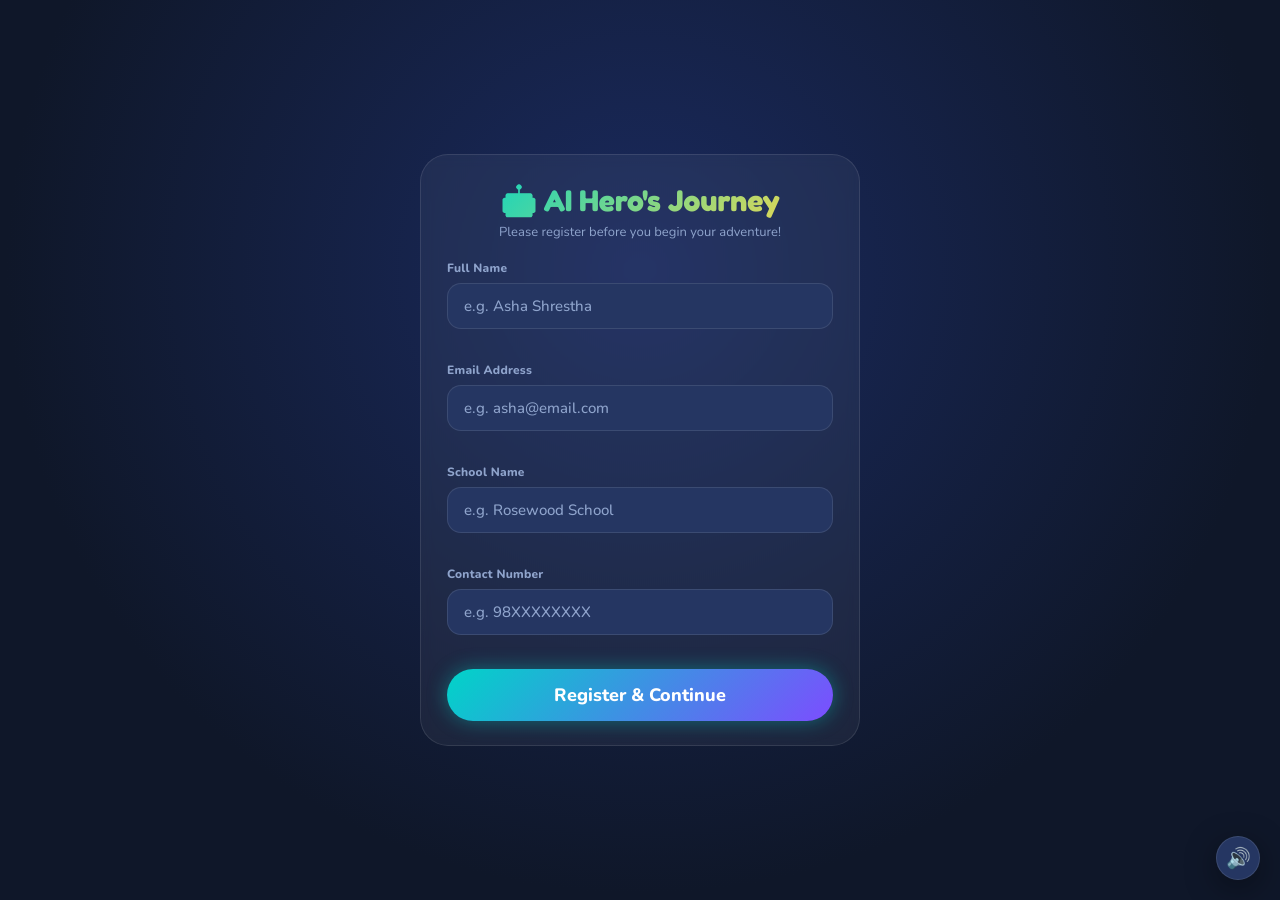
<file: index.html>
<!DOCTYPE html>
<html lang="en">

<head>
    <meta charset="UTF-8" />
    <meta name="viewport" content="width=device-width, initial-scale=1.0" />

    <title>AI Hero's Journey — Teacher Edition</title>

    <link rel="preconnect" href="https://fonts.googleapis.com" />
    <link rel="preconnect" href="https://fonts.gstatic.com" crossorigin />
    <link
        href="https://fonts.googleapis.com/css2?family=Nunito:wght@400;600;700;800;900&family=Fredoka+One&display=swap"
        rel="stylesheet" />

    <link rel="stylesheet" href="style.css" />
</head>

<body>
    <!-- STARFIELD -->
    <canvas id="starfield"></canvas>
    <canvas id="confetti-canvas"></canvas>

    <!-- SOUND TOGGLE -->
    <button class="sound-btn" id="soundBtn" title="Toggle Sound" type="button">🔊</button>

    <!-- TOAST -->
    <div class="toast" id="toast"></div>

    <!-- SCREEN: REGISTRATION -->
    <div class="screen" id="screen-register">
        <div class="register-card">
            <h1 class="register-title">🤖 AI Hero's Journey</h1>
            <p class="register-sub">Please register before you begin your adventure!</p>

            <div class="reg-field" id="regFieldName">
                <label for="regFullName">Full Name</label>
                <input id="regFullName" type="text" placeholder="e.g. Asha Shrestha" maxlength="60"
                    autocomplete="name" />
                <div class="reg-error-msg" id="regErrName"></div>
            </div>

            <div class="reg-field" id="regFieldEmail">
                <label for="regEmail">Email Address</label>
                <input id="regEmail" type="email" placeholder="e.g. asha@email.com" maxlength="80"
                    autocomplete="email" />
                <div class="reg-error-msg" id="regErrEmail"></div>
            </div>

            <div class="reg-field" id="regFieldSchool">
                <label for="regSchool">School Name</label>
                <input id="regSchool" type="text" placeholder="e.g. Rosewood School" maxlength="80"
                    autocomplete="organization" />
                <div class="reg-error-msg" id="regErrSchool"></div>
            </div>

            <div class="reg-field" id="regFieldPhone">
                <label for="regPhone">Contact Number</label>
                <input id="regPhone" type="tel" placeholder="e.g. 98XXXXXXXX" maxlength="20" autocomplete="tel" />
                <div class="reg-error-msg" id="regErrPhone"></div>
            </div>

            <div class="reg-submit-row">
                <button class="btn btn-primary" type="button" onclick="submitRegistration()">
                    Register &amp; Continue
                </button>
            </div>

        </div>
    </div>

    <!-- SCREEN: WELCOME -->
    <div class="screen hidden" id="screen-welcome">
        <div class="welcome-hero">
            <span class="hero-mascot">🤖</span>

            <h1 class="game-logo">AI Hero's Journey</h1>
            <p class="game-sub">Teacher Edition · AI Literacy Adventure</p>

            <p id="welcomeGreeting" class="welcome-greeting"></p>

            <input type="hidden" id="playerNameInput" maxlength="60" />

            <div class="welcome-btns welcome-main-actions">
                <button class="btn btn-primary" type="button" onclick="startGame()">
                    🚀 Begin Adventure
                </button>

                <button class="btn btn-secondary" type="button" onclick="showHowToPlay()">
                    📖 How to Play
                </button>
            </div>

            <div class="welcome-btns" style="margin-top:12px">
                <button class="btn btn-secondary btn-sm" type="button" onclick="registerAsNewParticipant()">
                    Register as New Participant
                </button>
            </div>

            <div class="welcome-stats">
                <div class="stat-pill"><span>5</span> Missions</div>
                <div class="stat-pill"><span>5</span> Badges</div>
                <div class="stat-pill"><span>1</span> Celebration</div>
            </div>

            <p class="welcome-note">
                Designed for Teachers · Grades don't matter, learning does ✨
            </p>
        </div>
    </div>

    <!-- SCREEN: LEVEL SELECT -->
    <div class="screen hidden" id="screen-map">
        <div class="map-header">
            <h1 class="map-title">🎮 Level Select</h1>

            <div class="player-info">
                <div class="player-avatar" id="mapAvatar">🤖</div>
                <div>
                    <div class="player-name" id="mapPlayerName">Hero</div>
                </div>
            </div>
        </div>

        <div class="global-progress">
            <div class="progress-track">
                <div class="progress-fill" id="globalProgress"></div>
            </div>

            <div class="progress-label">
                <span id="progressLevelsLabel">0 of 5 Levels Completed</span>
                <span id="progressPct">0%</span>
            </div>
        </div>

        <div class="total-stars-row">
            ⭐ Total Stars: <span id="mapScore">0</span>
        </div>

        <div class="level-path" id="levelPath">
            <!-- Level cards are injected by script.js -->
        </div>

        <p class="map-caption">
            Complete a level to unlock the next one. Replay any level you've already finished to improve your stars.
        </p>

        <div class="badges-shelf" id="badgesShelf">
            <!-- Badges are injected by script.js -->
        </div>
    </div>

    <!-- SCREEN: MISSION -->
    <div class="screen hidden" id="screen-mission">
        <div class="mission-topbar">
            <div class="mission-title-bar">
                <button class="btn btn-secondary btn-sm mission-map-btn" type="button" onclick="goToMap()">
                    ← Map
                </button>

                <span class="mission-icon-sm" id="missionIconSm"></span>
                <span class="mission-name" id="missionNameSm"></span>
            </div>

            <div class="mission-progress-mini">
                <div class="mini-prog-track">
                    <div class="mini-prog-fill" id="miniProgFill"></div>
                </div>

                <span class="mini-prog-label" id="miniProgLabel">0 / 0</span>
            </div>
        </div>

        <div class="mission-body" id="missionBody">
            <!-- Mission content is injected by script.js -->
        </div>
    </div>

    <!-- SCREEN: RESULTS -->
    <div class="screen hidden" id="screen-results">
        <div class="celebration-panel" id="celebrationPanel">
            <span class="celebration-badge" id="celebrationBadge">🎉</span>

            <div class="celebration-title" id="celebrationTitle">
                You Nailed the Journey
            </div>

            <div class="celebration-subtitle" id="celebrationSubtitle">
                AI confidence unlocked
            </div>

            <p class="celebration-message" id="celebrationMessage"></p>

            <div class="celebration-points">
                <div class="celebration-point">
                    <span class="point-icon">🧠</span>
                    <div class="point-title">Prompt thinking</div>
                    <div class="point-text">
                        You learned how context, role, and structure change AI results.
                    </div>
                </div>

                <div class="celebration-point">
                    <span class="point-icon">🎯</span>
                    <div class="point-title">Better choices</div>
                    <div class="point-text">
                        You practiced spotting useful outputs, safe habits, and effective prompting.
                    </div>
                </div>

                <div class="celebration-point">
                    <span class="point-icon">🏅</span>
                    <div class="point-title">Mission complete</div>
                    <div class="point-text">
                        You finished the full journey and earned your place as an AI-ready educator.
                    </div>
                </div>
            </div>

            <div class="celebration-stars" id="celebrationStars">⭐⭐⭐⭐⭐</div>

            <div class="celebration-score" id="celebrationStats"></div>

            <div class="result-btns">
                <button class="btn btn-primary celebration-btn" type="button" onclick="restartGame()">
                    🔄 Play Again
                </button>

                <button class="btn btn-secondary celebration-btn" type="button" onclick="goToMap()">
                    🗺 Back to Map
                </button>
            </div>
        </div>
    </div>

    <!-- MISSION COMPLETE OVERLAY -->
    <div class="complete-overlay" id="completeOverlay">
        <div class="complete-card">
            <span class="complete-icon" id="completeIcon">🎉</span>

            <div class="complete-title" id="completeTitle">
                Mission Complete!
            </div>

            <div class="complete-stars" id="completeStars">
                ⭐⭐⭐
            </div>

            <p class="complete-message" id="completeMessage"></p>

            <button class="btn btn-primary" id="completeContinueBtn" type="button" onclick="dismissComplete()">
                Continue Journey →
            </button>
        </div>
    </div>

    <script src="script.js?v=6" defer></script>
</body>

</html>
</file>
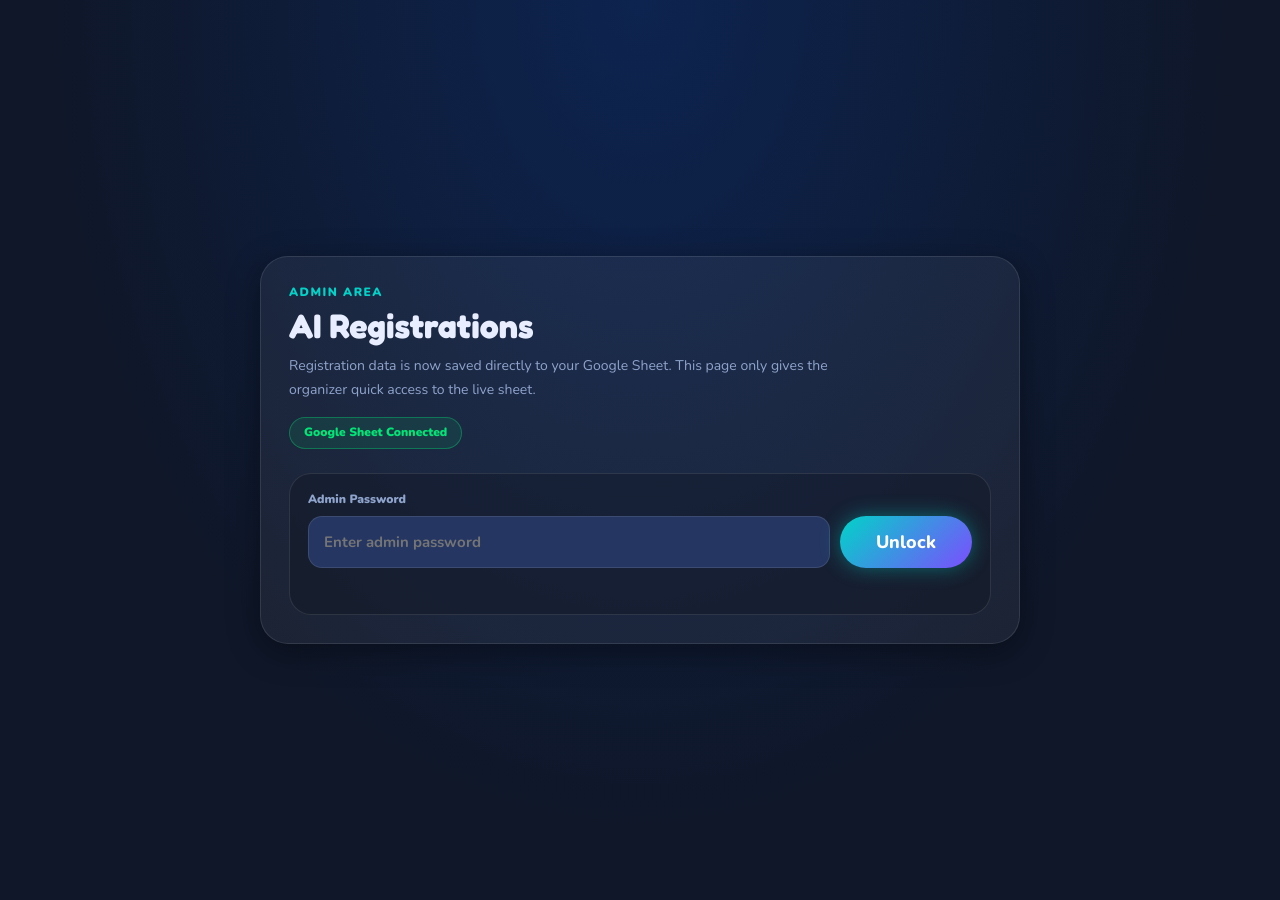
<file: admin.html>
<!DOCTYPE html>
<html lang="en">

<head>
    <meta charset="UTF-8" />
    <meta name="viewport" content="width=device-width, initial-scale=1.0" />

    <title>Admin — AI Registrations</title>

    <link rel="preconnect" href="https://fonts.googleapis.com" />
    <link rel="preconnect" href="https://fonts.gstatic.com" crossorigin />
    <link
        href="https://fonts.googleapis.com/css2?family=Nunito:wght@400;600;700;800;900&family=Fredoka+One&display=swap"
        rel="stylesheet" />

    <link rel="stylesheet" href="style.css" />

    <style>
        body {
            overflow: auto;
        }

        .admin-page {
            min-height: 100vh;
            padding: 32px 20px;
            display: flex;
            align-items: center;
            justify-content: center;
            background: radial-gradient(ellipse at 50% 0%, #0d2450 0%, var(--sky) 65%);
            position: relative;
            z-index: 1;
        }

        .admin-shell {
            width: 100%;
            max-width: 760px;
        }

        .admin-card {
            background: rgba(255, 255, 255, 0.055);
            border: 1px solid var(--border);
            border-radius: 28px;
            padding: 28px;
            box-shadow: var(--shadow);
        }

        .admin-top {
            display: flex;
            justify-content: space-between;
            align-items: flex-start;
            gap: 16px;
            margin-bottom: 24px;
            flex-wrap: wrap;
        }

        .admin-kicker {
            font-size: 12px;
            font-weight: 900;
            letter-spacing: .12em;
            text-transform: uppercase;
            color: var(--teal);
            margin-bottom: 6px;
        }

        .admin-title {
            font-family: var(--head);
            font-size: clamp(24px, 4vw, 34px);
            line-height: 1.15;
            margin-bottom: 8px;
        }

        .admin-desc {
            color: var(--text2);
            font-size: 14px;
            line-height: 1.65;
            max-width: 560px;
        }

        .admin-status {
            background: rgba(0, 230, 118, 0.1);
            border: 1px solid rgba(0, 230, 118, 0.35);
            color: var(--green);
            border-radius: 999px;
            padding: 7px 14px;
            font-size: 12px;
            font-weight: 900;
            white-space: nowrap;
        }

        .admin-login-box {
            margin-top: 18px;
            background: rgba(0, 0, 0, 0.18);
            border: 1px solid var(--border);
            border-radius: 22px;
            padding: 18px;
        }

        .admin-label {
            display: block;
            font-size: 12px;
            font-weight: 900;
            color: var(--text2);
            margin-bottom: 8px;
        }

        .admin-input-row {
            display: flex;
            gap: 10px;
            flex-wrap: wrap;
        }

        .admin-input {
            flex: 1;
            min-width: 220px;
            background: var(--card2);
            border: 1.5px solid var(--border);
            border-radius: 14px;
            padding: 13px 15px;
            color: var(--text);
            font-family: var(--font);
            font-size: 15px;
            font-weight: 700;
            outline: none;
        }

        .admin-input:focus {
            border-color: var(--teal);
            box-shadow: var(--glow-teal);
        }

        .admin-error {
            margin-top: 10px;
            min-height: 18px;
            font-size: 12px;
            color: var(--red);
            font-weight: 700;
        }

        .admin-actions-grid {
            display: grid;
            grid-template-columns: repeat(2, 1fr);
            gap: 14px;
            margin-top: 20px;
        }

        .admin-action-card {
            background: rgba(255, 255, 255, 0.045);
            border: 1px solid var(--border);
            border-radius: 20px;
            padding: 18px;
        }

        .admin-action-title {
            font-weight: 900;
            margin-bottom: 6px;
            font-size: 15px;
        }

        .admin-action-text {
            color: var(--text2);
            font-size: 13px;
            line-height: 1.55;
            margin-bottom: 14px;
        }

        .admin-hidden {
            display: none !important;
        }

        .admin-footer {
            margin-top: 18px;
            display: flex;
            justify-content: space-between;
            gap: 12px;
            flex-wrap: wrap;
            color: var(--text2);
            font-size: 12px;
        }

        .admin-footer a {
            color: var(--teal);
            text-decoration: none;
            font-weight: 800;
        }

        .admin-footer a:hover {
            text-decoration: underline;
        }

        @media(max-width:640px) {
            .admin-card {
                padding: 22px 18px;
                border-radius: 22px;
            }

            .admin-actions-grid {
                grid-template-columns: 1fr;
            }

            .admin-input-row .btn {
                width: 100%;
                justify-content: center;
            }
        }
    </style>
</head>

<body>
    <canvas id="starfield"></canvas>

    <main class="admin-page">
        <section class="admin-shell">
            <div class="admin-card">
                <div class="admin-top">
                    <div>
                        <div class="admin-kicker">Admin Area</div>
                        <h1 class="admin-title">AI Registrations</h1>
                        <p class="admin-desc">
                            Registration data is now saved directly to your Google Sheet. This page only gives the
                            organizer quick access to the live sheet.
                        </p>
                    </div>

                    <div class="admin-status">Google Sheet Connected</div>
                </div>

                <div id="loginBox" class="admin-login-box">
                    <label class="admin-label" for="adminPassword">Admin Password</label>

                    <div class="admin-input-row">
                        <input id="adminPassword" class="admin-input" type="password" placeholder="Enter admin password"
                            autocomplete="off" />

                        <button class="btn btn-primary" type="button" onclick="unlockAdmin()">
                            Unlock
                        </button>
                    </div>

                    <div class="admin-error" id="adminError"></div>
                </div>

                <div id="adminContent" class="admin-hidden">
                    <div class="admin-actions-grid">
                        <div class="admin-action-card">
                            <div class="admin-action-title">Open Live Google Sheet</div>
                            <p class="admin-action-text">
                                View all registrations in real time. New form submissions will appear automatically in
                                your Sheet.
                            </p>
                            <button class="btn btn-primary btn-sm" type="button" onclick="openGoogleSheet()">
                                Open Sheet
                            </button>
                        </div>

                        <div class="admin-action-card">
                            <div class="admin-action-title">Back to Game</div>
                            <p class="admin-action-text">
                                Return to the registration page and continue testing the student/teacher journey.
                            </p>
                            <button class="btn btn-secondary btn-sm" type="button" onclick="goBackToGame()">
                                Back to Registration
                            </button>
                        </div>
                    </div>

                    <div class="admin-footer">
                        <span>Data source: Google Sheets</span>
                        <a href="index.html">Open index.html</a>
                    </div>
                </div>
            </div>
        </section>
    </main>
    <script>
        const ADMIN_PASSWORD_BASE64 = 'QUkyTzI2';
        const GOOGLE_SHEET_URL = 'https://docs.google.com/spreadsheets/d/1CCG5liteLRMg5uCtjPYBcjCs71xzkhjHrFCd1P6SAKA/edit?gid=0#gid=0';

        function decodeBase64(value) {
            try {
                return atob(value);
            } catch (error) {
                return '';
            }
        }

        function unlockAdmin() {
            const input = document.getElementById('adminPassword');
            const error = document.getElementById('adminError');
            const loginBox = document.getElementById('loginBox');
            const adminContent = document.getElementById('adminContent');

            const enteredPassword = input.value.trim();
            const realPassword = decodeBase64(ADMIN_PASSWORD_BASE64);

            if (enteredPassword === realPassword) {
                error.textContent = '';
                input.value = '';
                loginBox.classList.add('admin-hidden');
                adminContent.classList.remove('admin-hidden');
            } else {
                error.textContent = 'Incorrect password.';
                input.value = '';
                input.focus();
            }
        }

        function openGoogleSheet() {
            if (!GOOGLE_SHEET_URL || GOOGLE_SHEET_URL.includes('PASTE_YOUR_GOOGLE_SHEET_URL_HERE')) {
                alert('Please paste your Google Sheet URL inside admin.html first.');
                return;
            }

            window.open(GOOGLE_SHEET_URL, '_blank', 'noopener');
        }

        function goBackToGame() {
            window.location.href = 'index.html';
        }

        document.getElementById('adminPassword').addEventListener('keydown', function (event) {
            if (event.key === 'Enter') {
                unlockAdmin();
            }
        });

        /* Simple starfield for admin page only */
        (function () {
            const canvas = document.getElementById('starfield');

            if (!canvas) {
                return;
            }

            const ctx = canvas.getContext('2d');
            let stars = [];

            function resize() {
                canvas.width = window.innerWidth;
                canvas.height = window.innerHeight;
                createStars();
            }

            function createStars() {
                stars = [];

                for (let i = 0; i < 140; i++) {
                    stars.push({
                        x: Math.random() * canvas.width, y: Math.random() * canvas.height, r:
                            Math.random() * 1.6 + 0.3, a: Math.random(), da: (0.003 + Math.random() * 0.006) * (Math.random() < 0.5 ? 1 :
                                -1)
                    });
                }
            } function draw() {
                ctx.clearRect(0, 0, canvas.width, canvas.height); stars.forEach(function (star) {
                    star.a += star.da; if (star.a <= 0 || star.a >= 1) {
                        star.da *= -1;
                    }

                    ctx.beginPath();
                    ctx.arc(star.x, star.y, star.r, 0, Math.PI * 2);
                    ctx.fillStyle = 'rgba(255,255,255,' + star.a + ')';
                    ctx.fill();
                });

                requestAnimationFrame(draw);
            }

            window.addEventListener('resize', resize);
            resize();
            draw();
        })();
    </script>
</body>

</html>
</file>
<file: style.css>
/* ═══════════════════════════════════════════
   DESIGN TOKENS
═══════════════════════════════════════════ */
:root {
    --sky: #0f1729;
    --sky2: #1a2744;
    --star: #f8d84a;
    --teal: #00d4c8;
    --teal2: #00a89e;
    --purple: #7c4dff;
    --purple2: #5f35d4;
    --pink: #ff4081;
    --orange: #ff9100;
    --green: #00e676;
    --green2: #00c853;
    --red: #ff5252;
    --blue: #2979ff;
    --card: #1e2f52;
    --card2: #253662;
    --border: rgba(255, 255, 255, 0.1);
    --text: #e8eeff;
    --text2: #8fa4cc;
    --r: 14px;
    --r2: 22px;
    --font: 'Nunito', sans-serif;
    --head: 'Fredoka One', cursive;
    --shadow: 0 8px 32px rgba(0, 0, 0, 0.4);
    --glow-teal: 0 0 20px rgba(0, 212, 200, 0.4);
    --glow-purple: 0 0 20px rgba(124, 77, 255, 0.4);
}

*,
*::before,
*::after {
    box-sizing: border-box;
    margin: 0;
    padding: 0;
}

html,
body {
    width: 100%;
    min-height: 100%;
    height: 100%;
    overflow: hidden;
    background: var(--sky);
    color: var(--text);
    font-family: var(--font);
}

body.admin-body {
    overflow: auto;
}

/* ═══════════════════════════════════════════
   CANVAS / STARFIELD
═══════════════════════════════════════════ */
#starfield {
    position: fixed;
    inset: 0;
    z-index: 0;
    pointer-events: none;
}

#confetti-canvas {
    position: fixed;
    inset: 0;
    z-index: 800;
    pointer-events: none;
}

/* ═══════════════════════════════════════════
   SCREENS
═══════════════════════════════════════════ */
.screen {
    position: fixed;
    inset: 0;
    z-index: 10;
    display: flex;
    flex-direction: column;
    align-items: center;
    justify-content: center;
    transition: opacity .5s, transform .5s;
    overflow-y: auto;
    padding: 20px;
}

.screen.hidden {
    opacity: 0;
    pointer-events: none;
    transform: scale(0.97);
}

/* ═══════════════════════════════════════════
   WELCOME SCREEN
═══════════════════════════════════════════ */
#screen-welcome {
    background: radial-gradient(ellipse at 50% 30%, #1a2a5e 0%, var(--sky) 70%);
}

.welcome-hero {
    text-align: center;
    max-width: 620px;
}

.game-logo {
    font-family: var(--head);
    font-size: clamp(36px, 7vw, 72px);
    background: linear-gradient(135deg, var(--teal), var(--purple), var(--star));
    -webkit-background-clip: text;
    -webkit-text-fill-color: transparent;
    background-clip: text;
    line-height: 1.1;
    margin-bottom: 8px;
    filter: drop-shadow(0 4px 16px rgba(124, 77, 255, 0.5));
}

.game-sub {
    font-size: clamp(14px, 2.5vw, 20px);
    color: var(--text2);
    margin-bottom: 32px;
    font-weight: 600;
}

.hero-mascot {
    font-size: clamp(60px, 12vw, 110px);
    margin-bottom: 20px;
    display: block;
    animation: float 3s ease-in-out infinite;
}

@keyframes float {

    0%,
    100% {
        transform: translateY(0)
    }

    50% {
        transform: translateY(-14px)
    }
}

.welcome-greeting {
    font-size: 17px;
    font-weight: 700;
    margin-top: 6px;
    color: var(--star);
}

.welcome-main-actions {
    margin-top: 16px;
}

.welcome-note {
    margin-top: 16px;
    font-size: 12px;
    color: var(--text2);
}

.welcome-btns {
    display: flex;
    gap: 14px;
    justify-content: center;
    flex-wrap: wrap;
}

.welcome-stats {
    display: flex;
    gap: 24px;
    justify-content: center;
    margin-top: 28px;
    flex-wrap: wrap;
}

.stat-pill {
    background: rgba(255, 255, 255, 0.07);
    border: 1px solid var(--border);
    border-radius: 40px;
    padding: 8px 20px;
    font-size: 13px;
    color: var(--text2);
    display: flex;
    align-items: center;
    gap: 8px;
}

.stat-pill span {
    color: var(--teal);
    font-weight: 800;
    font-size: 16px;
}

/* ═══════════════════════════════════════════
   BUTTONS
═══════════════════════════════════════════ */
.btn {
    display: inline-flex;
    align-items: center;
    gap: 8px;
    padding: 14px 36px;
    border-radius: 50px;
    border: none;
    cursor: pointer;
    font-family: var(--font);
    font-size: 18px;
    font-weight: 800;
    transition: all .2s;
    text-decoration: none;
    white-space: nowrap;
}

.btn:disabled {
    opacity: .65;
    cursor: not-allowed;
    transform: none !important;
}

.btn-primary {
    background: linear-gradient(135deg, var(--teal), var(--purple));
    color: #fff;
    box-shadow: var(--glow-teal);
}

.btn-primary:hover:not(:disabled) {
    transform: translateY(-3px) scale(1.04);
    box-shadow: 0 8px 32px rgba(0, 212, 200, 0.6);
}

.btn-secondary {
    background: var(--card2);
    color: var(--text);
    border: 1px solid var(--border);
}

.btn-secondary:hover:not(:disabled) {
    background: var(--card);
    transform: translateY(-2px);
}

.btn-sm {
    padding: 9px 22px;
    font-size: 14px;
}

/* ═══════════════════════════════════════════
   LEVEL SELECT SCREEN
═══════════════════════════════════════════ */
#screen-map {
    background: radial-gradient(ellipse at 50% 0%, #0d2450 0%, var(--sky) 60%);
}

.map-header {
    width: 100%;
    max-width: 640px;
    display: flex;
    align-items: center;
    justify-content: space-between;
    margin-bottom: 18px;
    flex-wrap: wrap;
    gap: 12px;
}

.map-title {
    font-family: var(--head);
    font-size: clamp(20px, 4vw, 30px);
    background: linear-gradient(135deg, var(--teal), var(--star));
    -webkit-background-clip: text;
    -webkit-text-fill-color: transparent;
    background-clip: text;
}

.player-info {
    display: flex;
    align-items: center;
    gap: 12px;
}

.player-avatar {
    width: 44px;
    height: 44px;
    border-radius: 50%;
    background: linear-gradient(135deg, var(--purple), var(--teal));
    display: flex;
    align-items: center;
    justify-content: center;
    font-size: 22px;
    border: 2px solid var(--teal);
    box-shadow: var(--glow-teal);
}

.player-name {
    font-weight: 800;
    font-size: 15px;
}

.player-score {
    font-size: 13px;
    color: var(--star);
    font-weight: 700;
}

.global-progress {
    width: 100%;
    max-width: 640px;
    margin-bottom: 10px;
}

.progress-track {
    height: 12px;
    background: rgba(255, 255, 255, 0.08);
    border-radius: 8px;
    overflow: hidden;
    border: 1px solid var(--border);
}

.progress-fill {
    height: 100%;
    width: 0%;
    border-radius: 8px;
    background: linear-gradient(90deg, var(--teal), var(--purple), var(--star));
    transition: width 0.8s cubic-bezier(.34, 1.56, .64, 1);
    position: relative;
    overflow: hidden;
}

.progress-fill::after {
    content: '';
    position: absolute;
    inset: 0;
    background: linear-gradient(90deg, transparent, rgba(255, 255, 255, 0.3), transparent);
    animation: shimmer 2s infinite;
}

@keyframes shimmer {
    0% {
        transform: translateX(-100%)
    }

    100% {
        transform: translateX(100%)
    }
}

.progress-label {
    display: flex;
    justify-content: space-between;
    font-size: 12px;
    color: var(--text2);
    margin-top: 5px;
    font-weight: 700;
}

.total-stars-row {
    max-width: 640px;
    display: flex;
    justify-content: center;
    align-items: center;
    gap: 8px;
    margin-bottom: 22px;
    font-size: 14px;
    color: var(--star);
    font-weight: 800;
    background: rgba(255, 255, 255, 0.05);
    border: 1px solid var(--border);
    border-radius: 30px;
    padding: 8px 18px;
    width: fit-content;
}

.level-path {
    width: 100%;
    max-width: 520px;
    position: relative;
    display: flex;
    flex-direction: column;
    align-items: center;
    padding: 10px 0 28px;
}

.level-card {
    position: relative;
    width: 100%;
    max-width: 380px;
    display: flex;
    align-items: center;
    gap: 14px;
    background: rgba(255, 255, 255, 0.05);
    border: 1px solid var(--border);
    border-radius: 24px;
    padding: 14px 18px;
    margin-bottom: 6px;
    cursor: pointer;
    transition: transform .25s, box-shadow .25s, border-color .25s, background .25s;
    z-index: 2;
}

.level-card:nth-child(odd) {
    transform: translateX(-38px);
}

.level-card:nth-child(even) {
    transform: translateX(38px);
}

.level-card:hover:not(.locked) {
    box-shadow: 0 14px 28px rgba(0, 0, 0, 0.3);
}

.level-card:nth-child(odd):hover:not(.locked) {
    transform: translateX(-38px) translateY(-3px) scale(1.02);
}

.level-card:nth-child(even):hover:not(.locked) {
    transform: translateX(38px) translateY(-3px) scale(1.02);
}

.level-connector {
    width: 6px;
    height: 54px;
    border-radius: 6px;
    background: rgba(255, 255, 255, 0.12);
    margin: -2px 0;
    z-index: 1;
}

.level-connector.filled {
    background: linear-gradient(180deg, var(--teal), var(--purple));
}

.level-node {
    position: relative;
    flex-shrink: 0;
    width: 60px;
    height: 60px;
    border-radius: 50%;
    display: flex;
    align-items: center;
    justify-content: center;
    font-size: 28px;
    background: linear-gradient(135deg, var(--node-a, #7c4dff), var(--node-b, #2979ff));
    border: 3px solid rgba(255, 255, 255, 0.25);
    box-shadow: 0 6px 16px rgba(0, 0, 0, 0.3);
    transition: transform .3s;
}

.level-number {
    position: absolute;
    top: -6px;
    left: -6px;
    width: 22px;
    height: 22px;
    border-radius: 50%;
    background: var(--sky2);
    border: 2px solid var(--text);
    display: flex;
    align-items: center;
    justify-content: center;
    font-size: 11px;
    font-weight: 900;
    font-family: var(--font);
}

.level-info {
    flex: 1;
    min-width: 0;
}

.level-title {
    font-family: var(--head);
    font-size: 15px;
    margin-bottom: 4px;
    line-height: 1.25;
}

.level-status {
    font-size: 12px;
    color: var(--text2);
    display: flex;
    align-items: center;
    gap: 6px;
}

.level-stars-mini {
    color: var(--star);
    font-size: 13px;
    letter-spacing: 1px;
}

.level-checkmark {
    width: 26px;
    height: 26px;
    border-radius: 50%;
    flex-shrink: 0;
    background: var(--green2);
    color: #fff;
    display: flex;
    align-items: center;
    justify-content: center;
    font-size: 14px;
    font-weight: 900;
    box-shadow: 0 0 0 3px rgba(0, 200, 83, 0.18);
}

.level-card.locked {
    opacity: 0.5;
    cursor: not-allowed;
    background: rgba(255, 255, 255, 0.02);
}

.level-card.locked .level-node {
    filter: grayscale(1) brightness(0.7);
}

.level-card.locked .level-title {
    color: var(--text2);
}

.level-lock-icon {
    font-size: 18px;
    flex-shrink: 0;
    opacity: 0.85;
}

.level-card.active {
    border-color: rgba(0, 212, 200, 0.8);
    box-shadow: 0 0 0 1px rgba(0, 212, 200, 0.25), 0 14px 28px rgba(0, 0, 0, 0.25);
    animation: pulse-border 2.2s infinite;
}

@keyframes pulse-border {

    0%,
    100% {
        box-shadow: 0 0 0 1px rgba(0, 212, 200, 0.24), 0 14px 28px rgba(0, 0, 0, 0.24);
    }

    50% {
        box-shadow: 0 0 0 4px rgba(0, 212, 200, 0.16), 0 0 30px rgba(0, 212, 200, 0.55);
    }
}

.level-card.active .level-node {
    animation: node-bob 2s ease-in-out infinite;
}

@keyframes node-bob {

    0%,
    100% {
        transform: translateY(0)
    }

    50% {
        transform: translateY(-4px)
    }
}

.level-card.completed {
    border-color: rgba(0, 230, 118, 0.4);
    background: rgba(0, 230, 118, 0.05);
}

.level-card.just-unlocked {
    animation: unlock-pop .7s cubic-bezier(.34, 1.56, .64, 1);
}

@keyframes unlock-pop {
    0% {
        transform: scale(0.7) translateX(var(--zz, 0));
        filter: brightness(2.2) saturate(1.6);
    }

    50% {
        transform: scale(1.12) translateX(var(--zz, 0));
    }

    100% {
        transform: scale(1) translateX(var(--zz, 0));
        filter: none;
    }
}

.level-card.just-unlocked .level-node {
    animation: unlock-spin .7s ease-out;
}

@keyframes unlock-spin {
    0% {
        transform: rotate(-25deg) scale(0.6)
    }

    60% {
        transform: rotate(8deg) scale(1.15)
    }

    100% {
        transform: rotate(0) scale(1)
    }
}

.map-caption {
    width: 100%;
    max-width: 520px;
    text-align: center;
    margin-top: 6px;
    color: #c5d6e6;
    font-size: 12.5px;
    line-height: 1.5;
}

.badges-shelf {
    display: flex;
    gap: 12px;
    flex-wrap: wrap;
    justify-content: center;
    width: 100%;
    max-width: 900px;
    margin-top: 20px;
}

.badge-chip {
    display: flex;
    align-items: center;
    gap: 6px;
    background: rgba(255, 255, 255, 0.06);
    border: 1px solid var(--border);
    border-radius: 30px;
    padding: 6px 14px;
    font-size: 12px;
    transition: all .3s;
}

.badge-chip.earned {
    background: rgba(0, 212, 200, 0.15);
    border-color: var(--teal);
    color: var(--teal);
    font-weight: 700;
    box-shadow: var(--glow-teal);
}

.badge-chip.earned .badge-icon {
    filter: none;
}

.badge-icon {
    filter: grayscale(1) opacity(.4);
    font-size: 18px;
}

/* ═══════════════════════════════════════════
   MISSION SCREEN
═══════════════════════════════════════════ */
#screen-mission {
    background: radial-gradient(ellipse at 50% 0%, var(--mission-color, #1a2744) 0%, var(--sky) 70%);
    align-items: stretch;
    justify-content: flex-start;
    padding: 0;
    overflow: hidden;
}

.mission-topbar {
    display: flex;
    align-items: center;
    justify-content: space-between;
    padding: 14px 24px;
    background: rgba(0, 0, 0, 0.3);
    border-bottom: 1px solid var(--border);
    flex-shrink: 0;
    flex-wrap: wrap;
    gap: 8px;
}

.mission-title-bar {
    display: flex;
    align-items: center;
    gap: 12px;
}

.mission-map-btn {
    padding: 6px 14px;
    font-size: 12px;
}

.mission-icon-sm {
    font-size: 28px;
}

.mission-name {
    font-family: var(--head);
    font-size: clamp(16px, 3vw, 24px);
}

.mission-progress-mini {
    display: flex;
    align-items: center;
    gap: 8px;
    background: rgba(255, 255, 255, 0.08);
    border-radius: 30px;
    padding: 6px 16px;
}

.mini-prog-track {
    width: 100px;
    height: 6px;
    background: rgba(255, 255, 255, 0.15);
    border-radius: 4px;
    overflow: hidden;
}

.mini-prog-fill {
    height: 100%;
    width: 0%;
    background: var(--teal);
    border-radius: 4px;
    transition: width .5s;
}

.mini-prog-label {
    font-size: 12px;
    color: var(--text2);
    white-space: nowrap;
}

.mission-body {
    flex: 1;
    overflow-y: auto;
    -webkit-overflow-scrolling: touch;
    padding: 24px 24px 120px;
    display: flex;
    flex-direction: column;
    align-items: center;
    gap: 20px;
}

.mission-instruction {
    text-align: center;
    max-width: 680px;
}

.mission-instruction h2 {
    font-family: var(--head);
    font-size: clamp(20px, 3.5vw, 30px);
    margin-bottom: 8px;
}

.mission-instruction p {
    color: var(--text2);
    font-size: 15px;
    line-height: 1.6;
}

/* ═══════════════════════════════════════════
   DRAG + DROP SHARED
═══════════════════════════════════════════ */
.draggable {
    cursor: grab;
    user-select: none;
    transition: transform .2s, box-shadow .2s, opacity .2s;
    touch-action: none;
}

.draggable:hover {
    transform: scale(1.04) rotate(-1deg);
    box-shadow: 0 8px 24px rgba(0, 0, 0, 0.4);
}

.draggable.dragging {
    opacity: 0.4;
    transform: scale(0.95);
    cursor: grabbing;
}

.draggable.ghost {
    position: fixed;
    pointer-events: none;
    z-index: 9999;
    opacity: 0.9;
    transform: scale(1.08) rotate(2deg);
    box-shadow: 0 16px 48px rgba(0, 0, 0, 0.5);
}

.drop-zone {
    border: 2.5px dashed rgba(255, 255, 255, 0.2);
    border-radius: var(--r2);
    transition: all .25s;
    min-height: 80px;
    display: flex;
    flex-direction: column;
    align-items: center;
    justify-content: center;
    gap: 8px;
}

.drop-zone.drag-over {
    border-color: var(--teal);
    background: rgba(0, 212, 200, 0.08);
    box-shadow: var(--glow-teal);
    transform: scale(1.02);
}

.drop-zone.correct {
    border-color: var(--green);
    background: rgba(0, 230, 118, 0.1);
}

.drop-zone.wrong {
    border-color: var(--red);
    background: rgba(255, 82, 82, 0.1);
}

/* ═══════════════════════════════════════════
   MISSION 1
═══════════════════════════════════════════ */
.sort-arena {
    display: grid;
    grid-template-columns: 1fr 1fr;
    gap: 20px;
    width: 100%;
    max-width: 800px;
}

.sort-zone {
    border-radius: var(--r2);
    padding: 20px;
    background: var(--card);
    border: 2.5px dashed var(--border);
    min-height: 260px;
    display: flex;
    flex-direction: column;
    transition: all .25s;
}

.sort-zone.drag-over {
    transform: scale(1.02);
}

.sort-zone-header {
    display: flex;
    align-items: center;
    gap: 10px;
    margin-bottom: 16px;
    font-family: var(--head);
    font-size: 20px;
}

.sort-zone-header .zone-dot {
    width: 14px;
    height: 14px;
    border-radius: 50%;
    flex-shrink: 0;
}

.sort-items {
    display: flex;
    flex-wrap: wrap;
    gap: 8px;
    min-height: 60px;
}

.sort-card {
    background: var(--card2);
    border: 1.5px solid var(--border);
    border-radius: 10px;
    padding: 8px 14px;
    display: flex;
    align-items: center;
    gap: 7px;
    font-size: 13px;
    font-weight: 700;
    transition: all .2s;
}

.sort-card-icon {
    font-size: 20px;
}

.cards-bank {
    display: flex;
    flex-wrap: wrap;
    gap: 10px;
    justify-content: center;
    width: 100%;
    max-width: 800px;
    margin-bottom: 8px;
}

/* ═══════════════════════════════════════════
   MISSION 2
═══════════════════════════════════════════ */
.match-layout {
    display: grid;
    grid-template-columns: 1fr 1fr;
    gap: 24px;
    width: 100%;
    max-width: 900px;
}

.match-col h3,
.match-layout h3 {
    font-family: var(--head);
    font-size: 18px;
    margin-bottom: 14px;
    text-align: center;
    color: var(--text2);
}

.scenario-list,
.tool-list {
    display: flex;
    flex-direction: column;
    gap: 10px;
}

.scenario-card {
    background: var(--card);
    border: 1.5px solid var(--border);
    border-radius: var(--r);
    padding: 12px 16px;
    font-size: 13px;
    font-weight: 600;
    line-height: 1.4;
    cursor: grab;
    transition: all .2s;
    display: flex;
    align-items: center;
    gap: 10px;
    min-height: 70px;
}

.scenario-card.matched {
    opacity: 0.4;
    cursor: default;
    background: rgba(0, 200, 83, 0.1);
    border-color: var(--green2);
}

.tool-card {
    background: var(--card2);
    border: 2px dashed var(--border);
    border-radius: var(--r2);
    padding: 14px 16px;
    display: flex;
    align-items: center;
    gap: 12px;
    transition: all .25s;
    min-height: 70px;
    position: relative;
}

.tool-card.drag-over {
    border-color: var(--teal);
    background: rgba(0, 212, 200, 0.1);
    box-shadow: var(--glow-teal);
}

.tool-card.correct-match {
    border-color: var(--green);
    background: rgba(0, 200, 83, 0.1);
    border-style: solid;
}

.tool-card.wrong-match {
    border-color: var(--red);
    background: rgba(255, 82, 82, 0.1);
    border-style: solid;
    animation: shake .4s;
}

.tool-icon {
    font-size: 32px;
    flex-shrink: 0;
}

.tool-info .tool-name {
    font-family: var(--head);
    font-size: 15px;
}

.tool-info .tool-hint {
    font-size: 11px;
    color: var(--text2);
    margin-top: 2px;
}

.match-badge {
    position: absolute;
    right: 12px;
    top: 50%;
    transform: translateY(-50%);
    font-size: 22px;
    transition: all .3s;
    opacity: 0;
}

.match-badge.show {
    opacity: 1;
}

/* ═══════════════════════════════════════════
   MISSION 3
═══════════════════════════════════════════ */
.prompt-layout {
    display: flex;
    flex-direction: column;
    gap: 20px;
    width: 100%;
    max-width: 860px;
}

.prompt-before-after {
    display: grid;
    grid-template-columns: 1fr 1fr;
    gap: 16px;
}

.prompt-box {
    background: var(--card);
    border-radius: var(--r2);
    border: 1.5px solid var(--border);
    padding: 18px;
}

.prompt-box-label {
    font-size: 11px;
    font-weight: 800;
    text-transform: uppercase;
    letter-spacing: .1em;
    margin-bottom: 10px;
    display: flex;
    align-items: center;
    gap: 6px;
}

.prompt-text {
    font-size: 13px;
    line-height: 1.7;
    color: var(--text2);
    font-family: monospace;
}

.prompt-token {
    display: inline-block;
    background: rgba(124, 77, 255, 0.25);
    border: 1.5px solid var(--purple);
    border-radius: 6px;
    padding: 1px 8px;
    margin: 1px;
    color: var(--text);
    font-size: 12px;
    font-weight: 700;
    transition: all .3s;
}

.prompt-token.placeholder {
    background: rgba(255, 255, 255, 0.05);
    border: 1.5px dashed var(--border);
    color: var(--text2);
    cursor: default;
    min-width: 80px;
    text-align: center;
}

.prompt-token.filled {
    background: rgba(0, 212, 200, 0.2);
    border-color: var(--teal);
    color: var(--teal);
}

.costar-bank {
    display: flex;
    flex-wrap: wrap;
    gap: 8px;
    justify-content: center;
    background: rgba(255, 255, 255, 0.03);
    border-radius: var(--r2);
    border: 1px solid var(--border);
    padding: 16px;
}

.costar-chip {
    background: linear-gradient(135deg, var(--purple2), var(--purple));
    border-radius: 30px;
    padding: 8px 16px;
    font-size: 13px;
    font-weight: 700;
    cursor: grab;
    border: none;
    color: #fff;
    display: flex;
    align-items: center;
    gap: 6px;
    transition: all .2s;
    box-shadow: 0 4px 12px rgba(124, 77, 255, 0.3);
}

.costar-chip:hover {
    transform: translateY(-3px) scale(1.05);
    box-shadow: 0 8px 24px rgba(124, 77, 255, 0.5);
}

.costar-chip.used {
    opacity: 0.35;
    cursor: default;
    transform: none;
}

.costar-drop {
    display: inline-flex;
    align-items: center;
    justify-content: center;
    min-width: 90px;
    min-height: 28px;
    background: rgba(255, 255, 255, 0.04);
    border: 2px dashed var(--border);
    border-radius: 8px;
    padding: 2px 10px;
    font-size: 12px;
    color: var(--text2);
    transition: all .25s;
    vertical-align: middle;
    margin: 2px;
}

.costar-drop.drag-over {
    border-color: var(--purple);
    background: rgba(124, 77, 255, 0.15);
}

.costar-drop.filled {
    border-style: solid;
    border-color: var(--teal);
    background: rgba(0, 212, 200, 0.12);
    color: var(--teal);
    font-weight: 700;
}

.output-compare {
    display: grid;
    grid-template-columns: 1fr 1fr;
    gap: 16px;
}

.output-box {
    background: var(--card);
    border-radius: var(--r);
    border: 1.5px solid var(--border);
    padding: 14px;
    font-size: 12px;
    line-height: 1.6;
    color: var(--text2);
}

.output-box.enhanced {
    border-color: var(--teal);
    background: rgba(0, 212, 200, 0.07);
}

.output-label {
    font-size: 10px;
    font-weight: 800;
    text-transform: uppercase;
    letter-spacing: .08em;
    margin-bottom: 6px;
    color: var(--text2);
}

/* ═══════════════════════════════════════════
   MISSION 4
═══════════════════════════════════════════ */
.lab-layout {
    width: 100%;
    max-width: 920px;
}

.lab-outputs {
    display: grid;
    grid-template-columns: repeat(3, 1fr);
    gap: 14px;
    margin-bottom: 24px;
}

.lab-output-card {
    background: var(--card);
    border-radius: var(--r2);
    border: 2px solid var(--border);
    padding: 16px;
    cursor: grab;
    transition: all .2s;
}

.lab-output-card:hover {
    transform: translateY(-4px);
    box-shadow: var(--shadow);
}

.lab-output-title {
    font-family: var(--head);
    font-size: 14px;
    margin-bottom: 8px;
    display: flex;
    align-items: center;
    gap: 8px;
}

.lab-output-text {
    font-size: 12px;
    color: var(--text2);
    line-height: 1.6;
}

.lab-quality-zones {
    display: grid;
    grid-template-columns: repeat(3, 1fr);
    gap: 14px;
}

.quality-zone {
    border: 2.5px dashed var(--border);
    border-radius: var(--r2);
    padding: 16px;
    text-align: center;
    min-height: 120px;
    transition: all .25s;
    display: flex;
    flex-direction: column;
    align-items: center;
    justify-content: center;
    gap: 10px;
}

.quality-zone.drag-over {
    transform: scale(1.03);
    box-shadow: var(--glow-teal);
}

.lab-zone-head {
    display: flex;
    align-items: center;
    justify-content: space-between;
    gap: 10px;
    width: 100%;
}

.quality-label {
    font-family: var(--head);
    font-size: 15px;
}

.lab-clue-btn {
    border: none;
    border-radius: 999px;
    padding: 7px 12px;
    cursor: pointer;
    background: rgba(255, 255, 255, 0.08);
    color: var(--text);
    font-size: 11px;
    font-weight: 800;
    transition: all .2s;
}

.lab-clue-btn:hover {
    background: rgba(255, 255, 255, 0.14);
    transform: translateY(-1px);
}

.lab-clue {
    width: 100%;
    border-radius: 10px;
    padding: 10px 12px;
    text-align: left;
    background: rgba(255, 255, 255, 0.04);
    border: 1px solid rgba(255, 255, 255, 0.08);
    color: var(--text2);
    font-size: 11px;
    line-height: 1.55;
    filter: blur(6px);
    opacity: 0.85;
    transition: all .25s;
}

.lab-clue.revealed {
    filter: none;
    opacity: 1;
    border-color: rgba(0, 212, 200, 0.35);
    background: rgba(0, 212, 200, 0.06);
}

.lab-zone-note {
    font-size: 11px;
    color: var(--text2);
}

.quality-slot {
    width: 100%;
    min-height: 70px;
    background: rgba(255, 255, 255, 0.03);
    border-radius: 10px;
    border: 1.5px dashed rgba(255, 255, 255, 0.1);
    display: flex;
    align-items: center;
    justify-content: center;
    font-size: 11px;
    color: var(--text2);
    transition: all .25s;
}

.quality-slot.filled-slot {
    border-style: solid;
    background: rgba(0, 212, 200, 0.08);
}

/* ═══════════════════════════════════════════
   MISSION 5
═══════════════════════════════════════════ */
#safety-arena {
    width: 100%;
    max-width: 800px;
    height: 420px;
    position: relative;
    overflow: hidden;
    background: linear-gradient(180deg, rgba(0, 0, 0, 0.3) 0%, rgba(0, 0, 0, 0.1) 100%);
    border-radius: var(--r2);
    border: 1.5px solid var(--border);
}

.falling-item {
    position: absolute;
    border-radius: var(--r);
    padding: 10px 16px;
    font-size: 12px;
    font-weight: 700;
    cursor: pointer;
    transition: transform .1s;
    display: flex;
    align-items: center;
    gap: 6px;
    max-width: 200px;
    text-align: center;
    line-height: 1.3;
    border: 2px solid;
    box-shadow: 0 4px 16px rgba(0, 0, 0, 0.4);
    animation: fall linear forwards;
    user-select: none;
}

.falling-item.safe {
    background: rgba(0, 230, 118, 0.13);
    border-color: var(--green);
    color: #dfffea;
}

.falling-item.unsafe {
    background: rgba(255, 82, 82, 0.13);
    border-color: var(--red);
    color: #ffe2e2;
}

.falling-item:hover {
    transform: scale(1.05);
}

.falling-item.clicked-safe {
    animation: none !important;
    opacity: 0;
    pointer-events: none;
}

.falling-item.clicked-wrong {
    animation: shake .4s;
    background: rgba(255, 82, 82, 0.3);
}

@keyframes fall {
    0% {
        transform: translateY(-80px)
    }

    100% {
        transform: translateY(440px)
    }
}

@keyframes shake {

    0%,
    100% {
        transform: translateX(0)
    }

    20% {
        transform: translateX(-8px)
    }

    40% {
        transform: translateX(8px)
    }

    60% {
        transform: translateX(-6px)
    }

    80% {
        transform: translateX(6px)
    }
}

.safety-hud {
    display: flex;
    justify-content: space-between;
    align-items: center;
    width: 100%;
    max-width: 800px;
    background: var(--card);
    border-radius: var(--r);
    padding: 12px 20px;
    flex-wrap: wrap;
    gap: 10px;
}

.safety-stat {
    display: flex;
    align-items: center;
    gap: 8px;
    font-weight: 700;
}

.safety-lives {
    display: flex;
    gap: 4px;
    font-size: 22px;
}

/* ═══════════════════════════════════════════
   CELEBRATION SCREEN
═══════════════════════════════════════════ */
#screen-results {
    background: radial-gradient(ellipse at 50% 30%, #1a2a5e, var(--sky));
}

.celebration-panel {
    background: linear-gradient(135deg, var(--card), var(--card2));
    border: 2px solid var(--teal);
    border-radius: 32px;
    padding: 40px;
    text-align: center;
    max-width: 700px;
    width: 100%;
    box-shadow: 0 0 60px rgba(0, 212, 200, 0.2), var(--shadow);
    position: relative;
    overflow: hidden;
}

.celebration-panel::before {
    content: '';
    position: absolute;
    inset: 0;
    background: repeating-linear-gradient(45deg, transparent, transparent 20px, rgba(0, 212, 200, 0.02) 20px, rgba(0, 212, 200, 0.02) 21px);
    pointer-events: none;
}

.celebration-badge {
    font-size: 86px;
    display: block;
    margin-bottom: 8px;
    animation: float 3s ease-in-out infinite;
}

.celebration-title {
    font-family: var(--head);
    font-size: clamp(28px, 5vw, 44px);
    background: linear-gradient(135deg, var(--teal), var(--star));
    -webkit-background-clip: text;
    -webkit-text-fill-color: transparent;
    background-clip: text;
    margin-bottom: 8px;
}

.celebration-subtitle {
    font-family: var(--head);
    font-size: clamp(18px, 3vw, 28px);
    color: var(--text);
    margin-bottom: 16px;
}

.celebration-message {
    color: var(--text2);
    font-size: 16px;
    line-height: 1.7;
    max-width: 560px;
    margin: 0 auto 22px;
}

.celebration-points {
    display: grid;
    grid-template-columns: repeat(3, 1fr);
    gap: 12px;
    margin: 24px 0;
}

.celebration-point {
    background: rgba(255, 255, 255, 0.06);
    border-radius: 18px;
    padding: 16px 12px;
    border: 1px solid rgba(255, 255, 255, 0.08);
}

.celebration-point .point-icon {
    font-size: 28px;
    display: block;
    margin-bottom: 8px;
}

.celebration-point .point-title {
    font-family: var(--head);
    font-size: 14px;
    margin-bottom: 4px;
}

.celebration-point .point-text {
    font-size: 12px;
    color: var(--text2);
    line-height: 1.5;
}

.celebration-stars {
    font-size: 34px;
    letter-spacing: 4px;
    margin: 10px 0 18px;
}

.celebration-score {
    display: flex;
    justify-content: center;
    gap: 12px;
    flex-wrap: wrap;
    margin-bottom: 22px;
}

.celebration-chip {
    background: rgba(255, 255, 255, 0.07);
    border: 1px solid rgba(255, 255, 255, 0.1);
    border-radius: 999px;
    padding: 8px 14px;
    font-size: 12px;
    color: var(--text2);
}

.celebration-chip strong {
    color: var(--teal);
}

.result-btns {
    display: flex;
    gap: 14px;
    justify-content: center;
    flex-wrap: wrap;
}

.celebration-btn {
    min-width: 220px;
}

/* ═══════════════════════════════════════════
   MISSION COMPLETE OVERLAY
═══════════════════════════════════════════ */
.complete-overlay {
    position: fixed;
    inset: 0;
    z-index: 500;
    background: rgba(0, 0, 0, 0.75);
    display: flex;
    align-items: center;
    justify-content: center;
    opacity: 0;
    pointer-events: none;
    transition: opacity .4s;
}

.complete-overlay.show {
    opacity: 1;
    pointer-events: all;
}

.complete-card {
    background: var(--card2);
    border: 2px solid var(--teal);
    border-radius: var(--r2);
    padding: 40px;
    text-align: center;
    max-width: 460px;
    width: 90%;
    box-shadow: 0 0 40px rgba(0, 212, 200, 0.3);
    animation: popIn .5s cubic-bezier(.34, 1.56, .64, 1);
}

@keyframes popIn {
    from {
        transform: scale(0.7);
        opacity: 0
    }

    to {
        transform: scale(1);
        opacity: 1
    }
}

.complete-icon {
    font-size: 70px;
    margin-bottom: 12px;
    display: block;
    animation: float 2s ease-in-out infinite;
}

.complete-title {
    font-family: var(--head);
    font-size: 32px;
    margin-bottom: 8px;
    color: var(--teal);
}

.complete-stars {
    font-size: 40px;
    letter-spacing: 6px;
    margin-bottom: 16px;
}

.complete-message {
    color: var(--text2);
    font-size: 15px;
    line-height: 1.6;
    margin-bottom: 24px;
}

/* ═══════════════════════════════════════════
   FEEDBACK TOASTS
═══════════════════════════════════════════ */
.toast {
    position: fixed;
    z-index: 1000;
    top: 80px;
    left: 50%;
    transform: translateX(-50%) translateY(-20px);
    background: var(--card2);
    border-radius: 30px;
    border: 1.5px solid var(--border);
    padding: 12px 24px;
    font-size: 14px;
    font-weight: 700;
    transition: all .3s;
    opacity: 0;
    white-space: nowrap;
    display: flex;
    align-items: center;
    gap: 8px;
    box-shadow: var(--shadow);
    pointer-events: none;
    max-width: calc(100vw - 28px);
    text-align: center;
}

.toast.show {
    opacity: 1;
    transform: translateX(-50%) translateY(0);
}

.toast.correct {
    border-color: var(--green);
    color: var(--green);
}

.toast.wrong {
    border-color: var(--red);
    color: var(--red);
}

.toast.info {
    border-color: var(--teal);
    color: var(--teal);
}

/* ═══════════════════════════════════════════
   SOUND TOGGLE
═══════════════════════════════════════════ */
.sound-btn {
    position: fixed;
    bottom: 20px;
    right: 20px;
    z-index: 200;
    background: var(--card2);
    border: 1px solid var(--border);
    border-radius: 50%;
    width: 44px;
    height: 44px;
    display: flex;
    align-items: center;
    justify-content: center;
    cursor: pointer;
    font-size: 20px;
    transition: all .2s;
    box-shadow: var(--shadow);
}

.sound-btn:hover {
    background: var(--card);
    transform: scale(1.1);
}

.back-btn {
    position: fixed;
    top: 80px;
    left: 20px;
    z-index: 200;
    background: var(--card2);
    border: 1px solid var(--border);
    border-radius: 30px;
    padding: 8px 16px;
    display: flex;
    align-items: center;
    gap: 6px;
    cursor: pointer;
    font-size: 13px;
    font-weight: 700;
    transition: all .2s;
    box-shadow: var(--shadow);
    color: var(--text);
    text-decoration: none;
}

.back-btn:hover {
    background: var(--card);
    transform: translateX(-3px);
}

/* ═══════════════════════════════════════════
   REGISTRATION SCREEN
═══════════════════════════════════════════ */
#screen-register {
    background: radial-gradient(ellipse at 50% 30%, #1a2a5e 0%, var(--sky) 70%);
}

.register-card {
    width: 100%;
    max-width: 440px;
    background: rgba(255, 255, 255, 0.05);
    border: 1px solid var(--border);
    border-radius: 28px;
    padding: 28px 26px 24px;
    backdrop-filter: blur(6px);
}

.register-title {
    font-family: var(--head);
    font-size: clamp(22px, 5vw, 30px);
    text-align: center;
    margin-bottom: 4px;
    background: linear-gradient(135deg, var(--teal), var(--star));
    -webkit-background-clip: text;
    -webkit-text-fill-color: transparent;
    background-clip: text;
}

.register-sub {
    text-align: center;
    color: var(--text2);
    font-size: 13px;
    margin-bottom: 20px;
}

.reg-field {
    display: flex;
    flex-direction: column;
    gap: 6px;
    margin-bottom: 14px;
    text-align: left;
}

.reg-field label {
    font-size: 12px;
    font-weight: 800;
    color: var(--text2);
    letter-spacing: .02em;
}

.reg-field input {
    background: var(--card2);
    border: 1.5px solid var(--border);
    border-radius: 14px;
    padding: 12px 16px;
    color: var(--text);
    font-family: var(--font);
    font-size: 15px;
    font-weight: 600;
    outline: none;
    width: 100%;
    transition: border-color .2s;
}

.reg-field input:focus {
    border-color: var(--teal);
    box-shadow: var(--glow-teal);
}

.reg-field input::placeholder {
    color: var(--text2);
    font-weight: 500;
}

.reg-field.error input {
    border-color: var(--red);
}

.reg-error-msg {
    font-size: 11.5px;
    color: var(--red);
    min-height: 14px;
}

.reg-submit-row {
    margin-top: 10px;
}

.reg-submit-row .btn {
    width: 100%;
    justify-content: center;
}

.admin-link {
    display: block;
    text-align: center;
    margin-top: 18px;
    font-size: 11px;
    color: var(--text2);
    opacity: 0.55;
    text-decoration: underline;
    cursor: pointer;
    background: none;
    border: none;
    width: 100%;
    font-family: var(--font);
}

.admin-link:hover {
    opacity: 0.9;
}

/* ═══════════════════════════════════════════
   ADMIN PAGE
═══════════════════════════════════════════ */
.admin-page {
    min-height: 100vh;
    padding: 32px 20px;
    display: flex;
    align-items: center;
    justify-content: center;
    background: radial-gradient(ellipse at 50% 0%, #0d2450 0%, var(--sky) 65%);
    position: relative;
    z-index: 1;
}

.admin-shell {
    width: 100%;
    max-width: 760px;
}

.admin-card {
    background: rgba(255, 255, 255, 0.055);
    border: 1px solid var(--border);
    border-radius: 28px;
    padding: 28px;
    box-shadow: var(--shadow);
}

.admin-top {
    display: flex;
    justify-content: space-between;
    align-items: flex-start;
    gap: 16px;
    margin-bottom: 24px;
    flex-wrap: wrap;
}

.admin-kicker {
    font-size: 12px;
    font-weight: 900;
    letter-spacing: .12em;
    text-transform: uppercase;
    color: var(--teal);
    margin-bottom: 6px;
}

.admin-title {
    font-family: var(--head);
    font-size: clamp(24px, 4vw, 34px);
    line-height: 1.15;
    margin-bottom: 8px;
}

.admin-desc {
    color: var(--text2);
    font-size: 14px;
    line-height: 1.65;
    max-width: 560px;
}

.admin-status {
    background: rgba(0, 230, 118, 0.1);
    border: 1px solid rgba(0, 230, 118, 0.35);
    color: var(--green);
    border-radius: 999px;
    padding: 7px 14px;
    font-size: 12px;
    font-weight: 900;
    white-space: nowrap;
}

.admin-status.not-configured {
    background: rgba(255, 145, 0, 0.1);
    border-color: rgba(255, 145, 0, 0.35);
    color: var(--orange);
}

.admin-login-box {
    margin-top: 18px;
    background: rgba(0, 0, 0, 0.18);
    border: 1px solid var(--border);
    border-radius: 22px;
    padding: 18px;
}

.admin-label {
    display: block;
    font-size: 12px;
    font-weight: 900;
    color: var(--text2);
    margin-bottom: 8px;
}

.admin-input-row {
    display: flex;
    gap: 10px;
    flex-wrap: wrap;
}

.admin-input {
    flex: 1;
    min-width: 220px;
    background: var(--card2);
    border: 1.5px solid var(--border);
    border-radius: 14px;
    padding: 13px 15px;
    color: var(--text);
    font-family: var(--font);
    font-size: 15px;
    font-weight: 700;
    outline: none;
}

.admin-input:focus {
    border-color: var(--teal);
    box-shadow: var(--glow-teal);
}

.admin-error {
    margin-top: 10px;
    min-height: 18px;
    font-size: 12px;
    color: var(--red);
    font-weight: 700;
}

.admin-actions-grid {
    display: grid;
    grid-template-columns: repeat(2, 1fr);
    gap: 14px;
    margin-top: 20px;
}

.admin-action-card {
    background: rgba(255, 255, 255, 0.045);
    border: 1px solid var(--border);
    border-radius: 20px;
    padding: 18px;
}

.admin-action-title {
    font-weight: 900;
    margin-bottom: 6px;
    font-size: 15px;
}

.admin-action-text {
    color: var(--text2);
    font-size: 13px;
    line-height: 1.55;
    margin-bottom: 14px;
}

.admin-hidden {
    display: none !important;
}

.admin-footer {
    margin-top: 18px;
    display: flex;
    justify-content: space-between;
    gap: 12px;
    flex-wrap: wrap;
    color: var(--text2);
    font-size: 12px;
}

.admin-footer a {
    color: var(--teal);
    text-decoration: none;
    font-weight: 800;
}

.admin-footer a:hover {
    text-decoration: underline;
}

/* Old admin table support, safe to keep */
.admin-panel {
    width: 100%;
    max-width: 920px;
}

.admin-login-card {
    width: 100%;
    max-width: 360px;
    margin: 0 auto;
    background: rgba(255, 255, 255, 0.05);
    border: 1px solid var(--border);
    border-radius: 24px;
    padding: 26px;
    text-align: center;
}

.admin-login-card .reg-field {
    margin-bottom: 10px;
}

.admin-header {
    display: flex;
    justify-content: space-between;
    align-items: center;
    flex-wrap: wrap;
    gap: 10px;
    margin-bottom: 18px;
}

.admin-header h2 {
    font-family: var(--head);
    font-size: 24px;
}

.admin-actions {
    display: flex;
    gap: 10px;
    flex-wrap: wrap;
}

.admin-table-wrap {
    width: 100%;
    overflow-x: auto;
    border: 1px solid var(--border);
    border-radius: 18px;
    background: rgba(255, 255, 255, 0.03);
}

.admin-table {
    width: 100%;
    border-collapse: collapse;
    font-size: 13px;
    min-width: 680px;
}

.admin-table th,
.admin-table td {
    padding: 10px 14px;
    text-align: left;
    border-bottom: 1px solid var(--border);
    white-space: nowrap;
}

.admin-table th {
    color: var(--text2);
    font-size: 11px;
    text-transform: uppercase;
    letter-spacing: .04em;
}

.admin-table tr:last-child td {
    border-bottom: none;
}

.admin-empty {
    padding: 30px;
    text-align: center;
    color: var(--text2);
    font-size: 14px;
}

.admin-count-pill {
    background: rgba(255, 255, 255, 0.07);
    border: 1px solid var(--border);
    border-radius: 30px;
    padding: 6px 16px;
    font-size: 12px;
    color: var(--text2);
}

/* ═══════════════════════════════════════════
   SUBMIT ROW / LOADING
═══════════════════════════════════════════ */
.submit-row {
    display: flex;
    justify-content: center;
    margin-top: 8px;
}

.spinner {
    width: 48px;
    height: 48px;
    border: 4px solid rgba(255, 255, 255, 0.1);
    border-top-color: var(--teal);
    border-radius: 50%;
    animation: spin 0.8s linear infinite;
    margin: 0 auto;
}

@keyframes spin {
    to {
        transform: rotate(360deg)
    }
}

/* ═══════════════════════════════════════════
   UTILITY
═══════════════════════════════════════════ */
.text-teal {
    color: var(--teal)
}

.text-star {
    color: var(--star)
}

.text-green {
    color: var(--green)
}

.text-red {
    color: var(--red)
}

.text-purple {
    color: var(--purple)
}

.fw-800 {
    font-weight: 800
}

.mb-4 {
    margin-bottom: 4px
}

.mb-8 {
    margin-bottom: 8px
}

.mb-16 {
    margin-bottom: 16px
}

.hidden {
    display: none !important
}

.flex-center {
    display: flex;
    align-items: center;
    justify-content: center
}

.gap-8 {
    gap: 8px
}

.gap-12 {
    gap: 12px
}

.mt-auto {
    margin-top: auto
}

/* ═══════════════════════════════════════════
   RESPONSIVE — TABLETS / SMALL SCREENS
═══════════════════════════════════════════ */
@media(max-width:820px) {
    .celebration-points {
        grid-template-columns: 1fr;
    }

    .lab-outputs,
    .lab-quality-zones {
        grid-template-columns: 1fr;
    }

    .match-layout {
        grid-template-columns: 1fr;
    }

    .prompt-before-after,
    .output-compare {
        grid-template-columns: 1fr;
    }
}

@media(max-width:640px) {
    .screen {
        padding: 16px;
    }

    .register-card {
        padding: 22px 18px 18px;
        border-radius: 22px;
    }

    .sort-arena,
    .match-layout,
    .prompt-before-after,
    .output-compare,
    .lab-outputs,
    .lab-quality-zones,
    .cert-scores {
        grid-template-columns: 1fr;
    }

    .map-grid {
        grid-template-columns: 1fr 1fr;
    }

    .complete-stars {
        font-size: 28px;
        letter-spacing: 3px;
    }

    .level-card:nth-child(odd),
    .level-card:nth-child(even) {
        transform: none;
    }

    .level-card:nth-child(odd):hover:not(.locked),
    .level-card:nth-child(even):hover:not(.locked) {
        transform: translateY(-2px) scale(1.01);
    }

    .level-card {
        max-width: 100%;
        padding: 12px 14px;
    }

    .level-node {
        width: 50px;
        height: 50px;
        font-size: 22px;
    }

    .level-title {
        font-size: 13.5px;
    }

    .admin-header {
        flex-direction: column;
        align-items: flex-start;
    }

    .admin-card {
        padding: 22px 18px;
        border-radius: 22px;
    }

    .admin-actions-grid {
        grid-template-columns: 1fr;
    }

    .admin-input-row .btn {
        width: 100%;
        justify-content: center;
    }

    .toast {
        top: 70px;
        white-space: normal;
        border-radius: 22px;
        line-height: 1.45;
    }
}

/* ═══════════════════════════════════════════
   MOBILE MISSION / DRAG FIXES
═══════════════════════════════════════════ */
@media(max-width:640px) {
    .mission-topbar {
        padding: 12px 14px;
        gap: 12px;
        align-items: flex-start;
    }

    .mission-title-bar {
        width: 100%;
        justify-content: flex-start;
        gap: 10px;
    }

    .mission-name {
        font-size: 22px;
    }

    .mission-icon-sm {
        font-size: 26px;
    }

    .mission-progress-mini {
        width: 100%;
        justify-content: center;
        padding: 8px 14px;
    }

    .mini-prog-track {
        flex: 1;
        max-width: 220px;
    }

    .mission-body {
        padding: 22px 14px 150px;
        gap: 18px;
    }

    .mission-instruction h2 {
        font-size: 28px;
        line-height: 1.2;
    }

    .mission-instruction p {
        font-size: 18px;
        line-height: 1.55;
    }

    .cards-bank {
        display: grid;
        grid-template-columns: 1fr 1fr;
        gap: 12px;
        width: 100%;
        max-width: 560px;
    }

    .sort-card {
        justify-content: center;
        min-height: 74px;
        padding: 14px 12px;
        font-size: 18px;
        border-radius: 18px;
        text-align: center;
    }

    .sort-card-icon {
        font-size: 26px;
    }

    .sort-arena {
        grid-template-columns: 1fr;
        gap: 18px;
        width: 100%;
    }

    .sort-zone {
        min-height: 260px;
        padding: 20px;
        border-radius: 26px;
    }

    .sort-zone-header {
        font-size: 30px;
        margin-bottom: 18px;
    }

    .sort-zone-header .zone-dot {
        width: 24px;
        height: 24px;
    }

    .sort-items {
        gap: 10px;
    }

    .sort-items>span:not(.sort-card) {
        font-size: 17px !important;
        padding: 18px !important;
    }

    .draggable.ghost {
        max-width: 260px;
        transform: scale(1.02);
    }

    .scenario-card,
    .tool-card,
    .lab-output-card,
    .quality-zone {
        font-size: 16px;
    }

    .scenario-card,
    .tool-card {
        min-height: 86px;
        padding: 16px;
    }

    #safety-arena {
        height: 420px;
    }

    .falling-item {
        max-width: 180px;
        font-size: 12px;
    }
}

/* ═══════════════════════════════════════════
   EXTRA SMALL PHONES
═══════════════════════════════════════════ */
@media(max-width:420px) {
    .screen {
        padding: 14px;
    }

    .btn {
        padding: 12px 24px;
        font-size: 16px;
    }

    .welcome-btns {
        flex-direction: column;
        width: 100%;
    }

    .welcome-btns .btn {
        width: 100%;
        justify-content: center;
    }

    .cards-bank {
        gap: 10px;
    }

    .sort-card {
        min-height: 66px;
        font-size: 16px;
        padding: 12px 10px;
    }

    .sort-card-icon {
        font-size: 23px;
    }

    .sort-zone {
        min-height: 230px;
    }

    .mission-instruction h2 {
        font-size: 25px;
    }

    .mission-instruction p {
        font-size: 16px;
    }

    .mission-name {
        font-size: 20px;
    }

    .complete-card {
        padding: 28px 20px;
    }

    .celebration-panel {
        padding: 28px 18px;
        border-radius: 24px;
    }

    .celebration-stars {
        font-size: 24px;
        letter-spacing: 2px;
    }

    .sound-btn {
        width: 42px;
        height: 42px;
        right: 14px;
        bottom: 14px;
    }
}

/* ═══════════════════════════════════════════
   UI FIX PATCH — CLEANER LAYOUT
═══════════════════════════════════════════ */

/* Prevent top/bottom clipping on long screens */
#screen-map,
#screen-results {
    justify-content: flex-start;
    padding-top: 34px;
    padding-bottom: 90px;
}

/* Cleaner map spacing */
#screen-map .map-header {
    margin-top: 8px;
}

#screen-map .total-stars-row {
    margin-bottom: 30px;
}

/* Fix the level path looking too squeezed */
.level-path {
    max-width: 600px;
    padding-bottom: 40px;
}

.level-card {
    max-width: 460px;
    min-height: 92px;
    padding: 16px 22px;
    background: rgba(10, 32, 58, 0.82);
    border-color: rgba(0, 212, 200, 0.22);
}

.level-card.completed {
    background: rgba(0, 212, 200, 0.06);
    border-color: rgba(0, 230, 118, 0.42);
}

.level-title {
    font-size: 17px;
}

.level-node {
    width: 68px;
    height: 68px;
}

.level-checkmark {
    width: 34px;
    height: 34px;
    font-size: 18px;
}

/* More comfortable connector spacing */
.level-connector {
    height: 64px;
    margin: 0;
}

/* Prevent result card bottom buttons from cutting */
.celebration-panel {
    margin: 20px auto 60px;
    max-width: 820px;
    padding: 42px 48px;
}

.celebration-stars {
    line-height: 1.4;
    word-break: break-word;
}

/* Better result screen button spacing */
.result-btns {
    margin-top: 18px;
    padding-bottom: 8px;
}

/* Mission 1 blank placeholder fix */
.sort-placeholder {
    color: var(--text2);
    font-size: 13px;
    width: 100%;
    text-align: center;
    padding: 12px;
    display: block;
    opacity: 0.85;
}

/* Cleaner Mission 1 zones */
.sort-zone {
    background: rgba(30, 47, 82, 0.82);
    border-width: 2px;
}

.sort-zone-header {
    min-height: 34px;
}

/* Stop dropped cards from shrinking oddly */
.sort-items .sort-card {
    min-width: 132px;
    justify-content: flex-start;
}

.sort-items {
    align-content: flex-start;
}

/* Cards should remain readable after drop */
.sort-card {
    color: var(--text);
}

.sort-card span {
    display: inline-flex;
    align-items: center;
}

/* Better mission body spacing */
.mission-body {
    padding-top: 34px;
}

/* Cleaner topbar */
.mission-topbar {
    min-height: 74px;
}

.mission-name {
    line-height: 1.2;
}

/* Desktop improvement for Mission 1 */
@media(min-width: 900px) {
    .sort-arena {
        max-width: 1100px;
        gap: 28px;
    }

    .sort-zone {
        min-height: 320px;
        padding: 26px;
    }

    .cards-bank {
        max-width: 960px;
    }

    .sort-card {
        font-size: 15px;
        padding: 12px 18px;
        border-radius: 14px;
    }
}

/* Result screen responsive fix */
@media(max-width: 820px) {
    #screen-results {
        padding-top: 22px;
        padding-bottom: 90px;
    }

    .celebration-panel {
        max-width: 94vw;
        padding: 32px 22px;
        margin-bottom: 70px;
    }

    .celebration-title {
        font-size: clamp(28px, 8vw, 42px);
    }

    .celebration-points {
        grid-template-columns: 1fr;
    }

    .celebration-stars {
        font-size: 28px;
        letter-spacing: 2px;
    }
}

/* Mobile map fix */
@media(max-width: 640px) {
    #screen-map {
        padding-top: 20px;
        padding-bottom: 90px;
    }

    .map-header {
        max-width: 100%;
    }

    .level-path {
        max-width: 100%;
    }

    .level-card {
        max-width: 100%;
        min-height: 84px;
        transform: none !important;
    }

    .level-card:hover:not(.locked) {
        transform: translateY(-2px) scale(1.01) !important;
    }

    .level-node {
        width: 58px;
        height: 58px;
    }

    .level-title {
        font-size: 15px;
    }

    .level-connector {
        height: 44px;
    }

    .badges-shelf {
        margin-bottom: 50px;
    }

    .sort-items .sort-card {
        min-width: 100%;
        justify-content: center;
    }

    .sort-placeholder {
        font-size: 16px;
        padding: 16px;
    }
}

/* Extra small phone result fix */
@media(max-width: 420px) {
    .celebration-panel {
        padding: 26px 16px;
    }

    .celebration-badge {
        font-size: 62px;
    }

    .celebration-stars {
        font-size: 22px;
        letter-spacing: 1px;
    }

    .celebration-btn {
        min-width: 100%;
    }
}

/* ═══════════════════════════════════════════
   PHONE-FIRST UI SMOOTHNESS PATCH
═══════════════════════════════════════════ */

html {
    scroll-behavior: smooth;
    -webkit-text-size-adjust: 100%;
}

body {
    height: 100dvh;
    min-height: 100dvh;
    overflow: hidden;
    overscroll-behavior: none;
    -webkit-font-smoothing: antialiased;
    text-rendering: geometricPrecision;
}

* {
    -webkit-tap-highlight-color: transparent;
}

*:focus {
    outline: none;
}

*:focus-visible {
    outline: 2px solid rgba(0, 212, 200, 0.9);
    outline-offset: 4px;
}

/* Make every screen use modern mobile viewport height */
.screen {
    height: 100dvh;
    min-height: 100dvh;
    overflow-y: auto;
    overscroll-behavior-y: contain;
    -webkit-overflow-scrolling: touch;
}

/* Keep these screens centered */
#screen-register,
#screen-welcome {
    justify-content: center;
}

/* Long screens should start from top, not center */
#screen-map,
#screen-results {
    justify-content: flex-start;
    align-items: center;
    padding-top: 28px;
    padding-bottom: calc(110px + env(safe-area-inset-bottom));
}

/* Result page should never clip */
#screen-results {
    overflow-y: auto;
}

.celebration-panel {
    overflow: visible;
    margin: 16px auto 90px;
    max-width: min(980px, calc(100vw - 28px));
}

/* Better result page spacing */
.celebration-title {
    line-height: 1.15;
}

.celebration-message {
    max-width: 680px;
}

.celebration-stars {
    max-width: 100%;
    line-height: 1.5;
    overflow-wrap: anywhere;
    word-break: normal;
}

/* Sticky result buttons on phone */
.result-btns {
    margin-top: 20px;
}

/* Mission screen should scroll naturally */
#screen-mission {
    height: 100dvh;
    min-height: 100dvh;
    overflow: hidden;
}

.mission-topbar {
    position: relative;
    z-index: 50;
    backdrop-filter: blur(14px);
}

.mission-body {
    height: calc(100dvh - 74px);
    overflow-y: auto;
    overflow-x: hidden;
    overscroll-behavior-y: contain;
    -webkit-overflow-scrolling: touch;
    touch-action: pan-y;
    padding-bottom: calc(140px + env(safe-area-inset-bottom));
}

/* Draggables should not block scrolling on mobile */
.draggable {
    touch-action: pan-y;
}

/* Tap-to-play selection state */
.tap-selected {
    border-color: var(--teal) !important;
    box-shadow: 0 0 0 3px rgba(0, 212, 200, 0.28), 0 14px 34px rgba(0, 0, 0, 0.35) !important;
    transform: scale(1.03) !important;
    position: relative;
}

.tap-selected::after {
    content: "Tap target";
    position: absolute;
    top: -10px;
    right: -8px;
    background: var(--teal);
    color: #06111f;
    font-size: 10px;
    font-weight: 900;
    padding: 4px 8px;
    border-radius: 999px;
    box-shadow: 0 8px 20px rgba(0, 212, 200, 0.35);
}

/* Mission 1 placeholder fix */
.sort-placeholder {
    color: var(--text2);
    font-size: 13px;
    width: 100%;
    text-align: center;
    padding: 12px;
    display: block;
    opacity: 0.85;
}

/* Prevent dropped cards from breaking */
.sort-items .sort-card {
    min-width: 132px;
    justify-content: flex-start;
}

.sort-card span {
    display: inline-flex;
    align-items: center;
}

/* More premium cards */
.sort-zone,
.tool-card,
.scenario-card,
.prompt-box,
.output-box,
.lab-output-card,
.quality-zone,
.celebration-point {
    backdrop-filter: blur(10px);
}

/* Cleaner map */
.level-path {
    max-width: 600px;
    padding-bottom: 48px;
}

.level-card {
    max-width: 460px;
    min-height: 92px;
    padding: 16px 22px;
    background: rgba(10, 32, 58, 0.82);
    border-color: rgba(0, 212, 200, 0.22);
}

.level-card.completed {
    background: rgba(0, 212, 200, 0.06);
    border-color: rgba(0, 230, 118, 0.42);
}

.level-node {
    width: 68px;
    height: 68px;
}

.level-title {
    font-size: 17px;
}

.level-checkmark {
    width: 34px;
    height: 34px;
    font-size: 18px;
}

.level-connector {
    height: 64px;
    margin: 0;
}

/* Smooth hover only where hover exists */
@media (hover: hover) {

    .btn:hover,
    .level-card:hover,
    .scenario-card:hover,
    .tool-card:hover,
    .lab-output-card:hover,
    .sort-card:hover {
        will-change: transform;
    }
}

/* Main phone layout */
@media (max-width: 700px) {
    .screen {
        padding-left: 12px;
        padding-right: 12px;
    }

    #screen-results {
        padding-top: 18px;
        padding-left: 10px;
        padding-right: 10px;
        padding-bottom: calc(120px + env(safe-area-inset-bottom));
    }

    .celebration-panel {
        width: 100%;
        max-width: calc(100vw - 20px);
        padding: 24px 18px 28px;
        border-radius: 30px;
        margin: 0 auto 110px;
    }

    .celebration-badge {
        font-size: 64px;
        margin-bottom: 8px;
    }

    .celebration-title {
        font-size: clamp(34px, 10vw, 54px);
        line-height: 1.12;
        margin-bottom: 14px;
    }

    .celebration-subtitle {
        font-size: clamp(22px, 6.5vw, 32px);
        line-height: 1.2;
    }

    .celebration-message {
        font-size: 18px;
        line-height: 1.65;
        margin-bottom: 22px;
    }

    .celebration-points {
        grid-template-columns: 1fr;
        gap: 16px;
        margin: 22px 0;
    }

    .celebration-point {
        padding: 20px 18px;
        border-radius: 24px;
    }

    .celebration-point .point-icon {
        font-size: 36px;
    }

    .celebration-point .point-title {
        font-size: 19px;
    }

    .celebration-point .point-text {
        font-size: 16px;
        line-height: 1.5;
    }

    .celebration-stars {
        font-size: clamp(22px, 7vw, 32px);
        letter-spacing: 1px;
        margin: 18px 0;
    }

    .celebration-score {
        gap: 10px;
    }

    .celebration-chip {
        font-size: 13px;
        padding: 9px 13px;
    }

    .result-btns {
        position: sticky;
        bottom: calc(12px + env(safe-area-inset-bottom));
        z-index: 40;
        width: 100%;
        padding: 10px;
        border-radius: 26px;
        background: rgba(15, 23, 41, 0.82);
        border: 1px solid rgba(255, 255, 255, 0.1);
        backdrop-filter: blur(16px);
    }

    .result-btns .btn {
        width: 100%;
        justify-content: center;
    }

    /* Mission topbar */
    .mission-topbar {
        padding: 12px 12px;
        gap: 10px;
    }

    .mission-title-bar {
        width: 100%;
        display: grid;
        grid-template-columns: auto auto 1fr;
        align-items: center;
        gap: 10px;
    }

    .mission-name {
        font-size: 20px;
        line-height: 1.15;
    }

    .mission-icon-sm {
        font-size: 26px;
    }

    .mission-map-btn {
        padding: 10px 16px;
        border-radius: 999px;
    }

    .mission-progress-mini {
        width: 100%;
        justify-content: center;
        padding: 8px 14px;
    }

    .mini-prog-track {
        flex: 1;
        max-width: 260px;
    }

    .mission-body {
        height: calc(100dvh - 126px);
        padding: 18px 10px calc(140px + env(safe-area-inset-bottom));
        gap: 18px;
    }

    .mission-instruction {
        width: 100%;
        max-width: 100%;
        padding: 18px 16px;
        border-radius: 24px;
        background: rgba(255, 255, 255, 0.035);
        border: 1px solid rgba(255, 255, 255, 0.08);
    }

    .mission-instruction h2 {
        font-size: clamp(28px, 8vw, 38px);
        line-height: 1.15;
    }

    .mission-instruction p {
        font-size: 16px;
        line-height: 1.55;
    }

    /* Mission 1 */
    .cards-bank {
        width: 100%;
        max-width: 100%;
        display: grid;
        grid-template-columns: 1fr 1fr;
        gap: 12px;
    }

    .sort-card {
        min-height: 68px;
        justify-content: center;
        text-align: center;
        border-radius: 18px;
        font-size: 15px;
        line-height: 1.25;
        padding: 12px 10px;
    }

    .sort-card-icon {
        font-size: 24px;
    }

    .sort-arena {
        width: 100%;
        grid-template-columns: 1fr;
        gap: 16px;
    }

    .sort-zone {
        min-height: 230px;
        padding: 18px;
        border-radius: 26px;
    }

    .sort-zone-header {
        font-size: 26px;
        margin-bottom: 16px;
    }

    .sort-items {
        gap: 10px;
    }

    .sort-items .sort-card {
        min-width: calc(50% - 6px);
    }

    .sort-placeholder {
        font-size: 16px;
        padding: 16px;
    }

    /* Mission 2 */
    .match-layout {
        width: 100%;
        max-width: 100%;
        display: flex;
        flex-direction: column;
        gap: 18px;
    }

    .scenario-list,
    .tool-list {
        gap: 12px;
    }

    .scenario-card,
    .tool-card {
        min-height: 82px;
        border-radius: 20px;
        padding: 16px;
        font-size: 16px;
        line-height: 1.45;
    }

    .tool-info .tool-name {
        font-size: 17px;
    }

    .tool-info .tool-hint {
        font-size: 13px;
        line-height: 1.45;
    }

    /* Mission 3 and 4 */
    .prompt-layout,
    .lab-layout {
        width: 100%;
        max-width: 100%;
    }

    .prompt-box,
    .output-box,
    .lab-output-card,
    .quality-zone {
        border-radius: 22px;
        padding: 18px;
    }

    .lab-outputs,
    .lab-quality-zones,
    .output-compare {
        grid-template-columns: 1fr;
        gap: 14px;
    }

    .lab-output-title {
        font-size: 17px;
    }

    .lab-output-text {
        font-size: 14px;
        line-height: 1.6;
    }

    .quality-label {
        font-size: 17px;
    }

    .lab-clue,
    .lab-zone-note {
        font-size: 13px;
    }

    /* Safety */
    .safety-hud {
        border-radius: 22px;
        padding: 14px;
    }

    #safety-arena {
        height: 420px;
        border-radius: 24px;
    }

    .falling-item {
        max-width: 180px;
        font-size: 12px;
    }

    .sound-btn {
        width: 46px;
        height: 46px;
        right: 14px;
        bottom: calc(14px + env(safe-area-inset-bottom));
        opacity: 0.9;
    }
}

/* Extra small phones */
@media (max-width: 420px) {
    .mission-name {
        font-size: 18px;
    }

    .mission-body {
        height: calc(100dvh - 124px);
        padding-left: 8px;
        padding-right: 8px;
    }

    .cards-bank {
        gap: 10px;
    }

    .sort-card {
        min-height: 64px;
        font-size: 14px;
    }

    .sort-zone {
        min-height: 220px;
    }

    .celebration-panel {
        padding: 22px 14px 26px;
    }

    .celebration-title {
        font-size: clamp(32px, 10vw, 44px);
    }

    .celebration-message {
        font-size: 16px;
    }
}

/* ═══════════════════════════════════════════
   FINAL MOBILE POLISH PATCH
   Result screen + phone gameplay smoothness
═══════════════════════════════════════════ */

/* Global smoothness */
html {
    scroll-behavior: smooth;
}

body {
    overscroll-behavior: none;
    -webkit-font-smoothing: antialiased;
}

* {
    -webkit-tap-highlight-color: transparent;
}

/* Hide harsh mobile scrollbars but keep scrolling */
.screen,
.mission-body {
    scrollbar-width: none;
}

.screen::-webkit-scrollbar,
.mission-body::-webkit-scrollbar {
    width: 0;
    height: 0;
}

/* Result screen should scroll naturally */
#screen-results {
    justify-content: flex-start !important;
    align-items: center !important;
    overflow-y: auto !important;
    padding: 18px 12px calc(90px + env(safe-area-inset-bottom)) !important;
}

/* Celebration card must not clip inner content */
.celebration-panel {
    overflow: visible !important;
    margin: 0 auto 80px !important;
    width: 100%;
    max-width: min(900px, calc(100vw - 24px));
}

/* Remove sticky/floating result buttons */
.result-btns {
    position: static !important;
    bottom: auto !important;
    z-index: auto !important;
    width: 100%;
    margin-top: 22px !important;
    padding: 0 !important;
    background: transparent !important;
    border: none !important;
    backdrop-filter: none !important;
}

/* Make result buttons sit cleanly at the bottom */
.result-btns .btn {
    min-height: 54px;
    justify-content: center;
}

/* More polished result statistics */
.celebration-score {
    margin-top: 18px;
    margin-bottom: 8px;
}

/* Prevent star row overflow */
.celebration-stars {
    max-width: 100%;
    overflow-wrap: anywhere;
    line-height: 1.45;
}

/* Better phone result layout */
@media (max-width: 700px) {
    #screen-results {
        padding-top: 16px !important;
        padding-left: 10px !important;
        padding-right: 10px !important;
        padding-bottom: calc(100px + env(safe-area-inset-bottom)) !important;
    }

    .celebration-panel {
        max-width: 100%;
        padding: 24px 18px 28px !important;
        border-radius: 30px !important;
        margin-bottom: 90px !important;
    }

    .celebration-badge {
        font-size: 58px !important;
        margin-bottom: 6px !important;
    }

    .celebration-title {
        font-size: clamp(32px, 9vw, 46px) !important;
        line-height: 1.12 !important;
        margin-bottom: 12px !important;
    }

    .celebration-subtitle {
        font-size: clamp(20px, 6vw, 28px) !important;
        line-height: 1.25 !important;
        margin-bottom: 16px !important;
    }

    .celebration-message {
        font-size: 16px !important;
        line-height: 1.65 !important;
        margin-bottom: 22px !important;
    }

    .celebration-points {
        grid-template-columns: 1fr !important;
        gap: 14px !important;
        margin: 20px 0 !important;
    }

    .celebration-point {
        padding: 18px 16px !important;
        border-radius: 22px !important;
    }

    .celebration-point .point-icon {
        font-size: 34px !important;
        margin-bottom: 8px !important;
    }

    .celebration-point .point-title {
        font-size: 18px !important;
        margin-bottom: 8px !important;
    }

    .celebration-point .point-text {
        font-size: 15px !important;
        line-height: 1.55 !important;
    }

    .celebration-stars {
        font-size: clamp(21px, 6vw, 30px) !important;
        letter-spacing: 1px !important;
        margin: 18px 0 !important;
    }

    .celebration-score {
        gap: 10px !important;
        margin-bottom: 18px !important;
    }

    .celebration-chip {
        font-size: 13px !important;
        padding: 9px 13px !important;
    }

    .result-btns {
        display: flex !important;
        flex-direction: column !important;
        gap: 12px !important;
    }

    .result-btns .btn,
    .celebration-btn {
        width: 100% !important;
        min-width: 0 !important;
        font-size: 17px !important;
        padding: 15px 20px !important;
    }
}

/* Extra small phone result screen */
@media (max-width: 420px) {
    .celebration-panel {
        padding: 22px 14px 26px !important;
        border-radius: 26px !important;
    }

    .celebration-title {
        font-size: clamp(30px, 9.5vw, 40px) !important;
    }

    .celebration-message {
        font-size: 15.5px !important;
    }

    .celebration-point {
        padding: 16px 14px !important;
    }

    .celebration-stars {
        font-size: 21px !important;
    }
}

/* Mission screens should scroll from anywhere naturally */
#screen-mission {
    overflow: hidden !important;
}

.mission-body {
    overflow-y: auto !important;
    overflow-x: hidden !important;
    -webkit-overflow-scrolling: touch;
    overscroll-behavior-y: contain;
    touch-action: pan-y;
}

/* Make game content easier to scroll/tap on phones */
@media (max-width: 700px) {
    .mission-body {
        padding: 18px 10px calc(150px + env(safe-area-inset-bottom)) !important;
        gap: 18px !important;
    }

    .mission-instruction {
        width: 100%;
        padding: 16px 14px;
        border-radius: 22px;
        background: rgba(255, 255, 255, 0.035);
        border: 1px solid rgba(255, 255, 255, 0.08);
    }

    .mission-instruction h2 {
        font-size: clamp(28px, 8vw, 36px) !important;
        line-height: 1.15;
    }

    .mission-instruction p {
        font-size: 16px !important;
        line-height: 1.55 !important;
    }

    .scenario-card,
    .tool-card,
    .sort-card,
    .costar-chip,
    .lab-output-card,
    .quality-zone {
        touch-action: manipulation;
    }

    .scenario-card,
    .tool-card {
        min-height: 82px;
        border-radius: 20px;
        padding: 16px;
        font-size: 16px;
        line-height: 1.45;
    }

    .match-layout,
    .prompt-layout,
    .lab-layout {
        width: 100%;
        max-width: 100%;
    }

    .scenario-list,
    .tool-list {
        gap: 12px;
    }
}

/* Better mobile topbar */
@media (max-width: 700px) {
    .mission-topbar {
        padding: 12px !important;
        gap: 10px !important;
        backdrop-filter: blur(14px);
    }

    .mission-title-bar {
        width: 100%;
        display: grid !important;
        grid-template-columns: auto auto 1fr;
        align-items: center;
        gap: 10px;
    }

    .mission-map-btn {
        padding: 10px 16px !important;
        border-radius: 999px !important;
    }

    .mission-name {
        font-size: 20px !important;
        line-height: 1.15 !important;
    }

    .mission-progress-mini {
        width: 100%;
        justify-content: center;
        padding: 8px 14px !important;
    }

    .mini-prog-track {
        flex: 1;
        max-width: 260px;
    }
}

/* Sound button should not dominate mobile UI */
@media (max-width: 700px) {
    .sound-btn {
        width: 42px !important;
        height: 42px !important;
        right: 12px !important;
        bottom: calc(12px + env(safe-area-inset-bottom)) !important;
        opacity: 0.55;
    }

    .sound-btn:hover {
        opacity: 1;
    }
}
</file>
